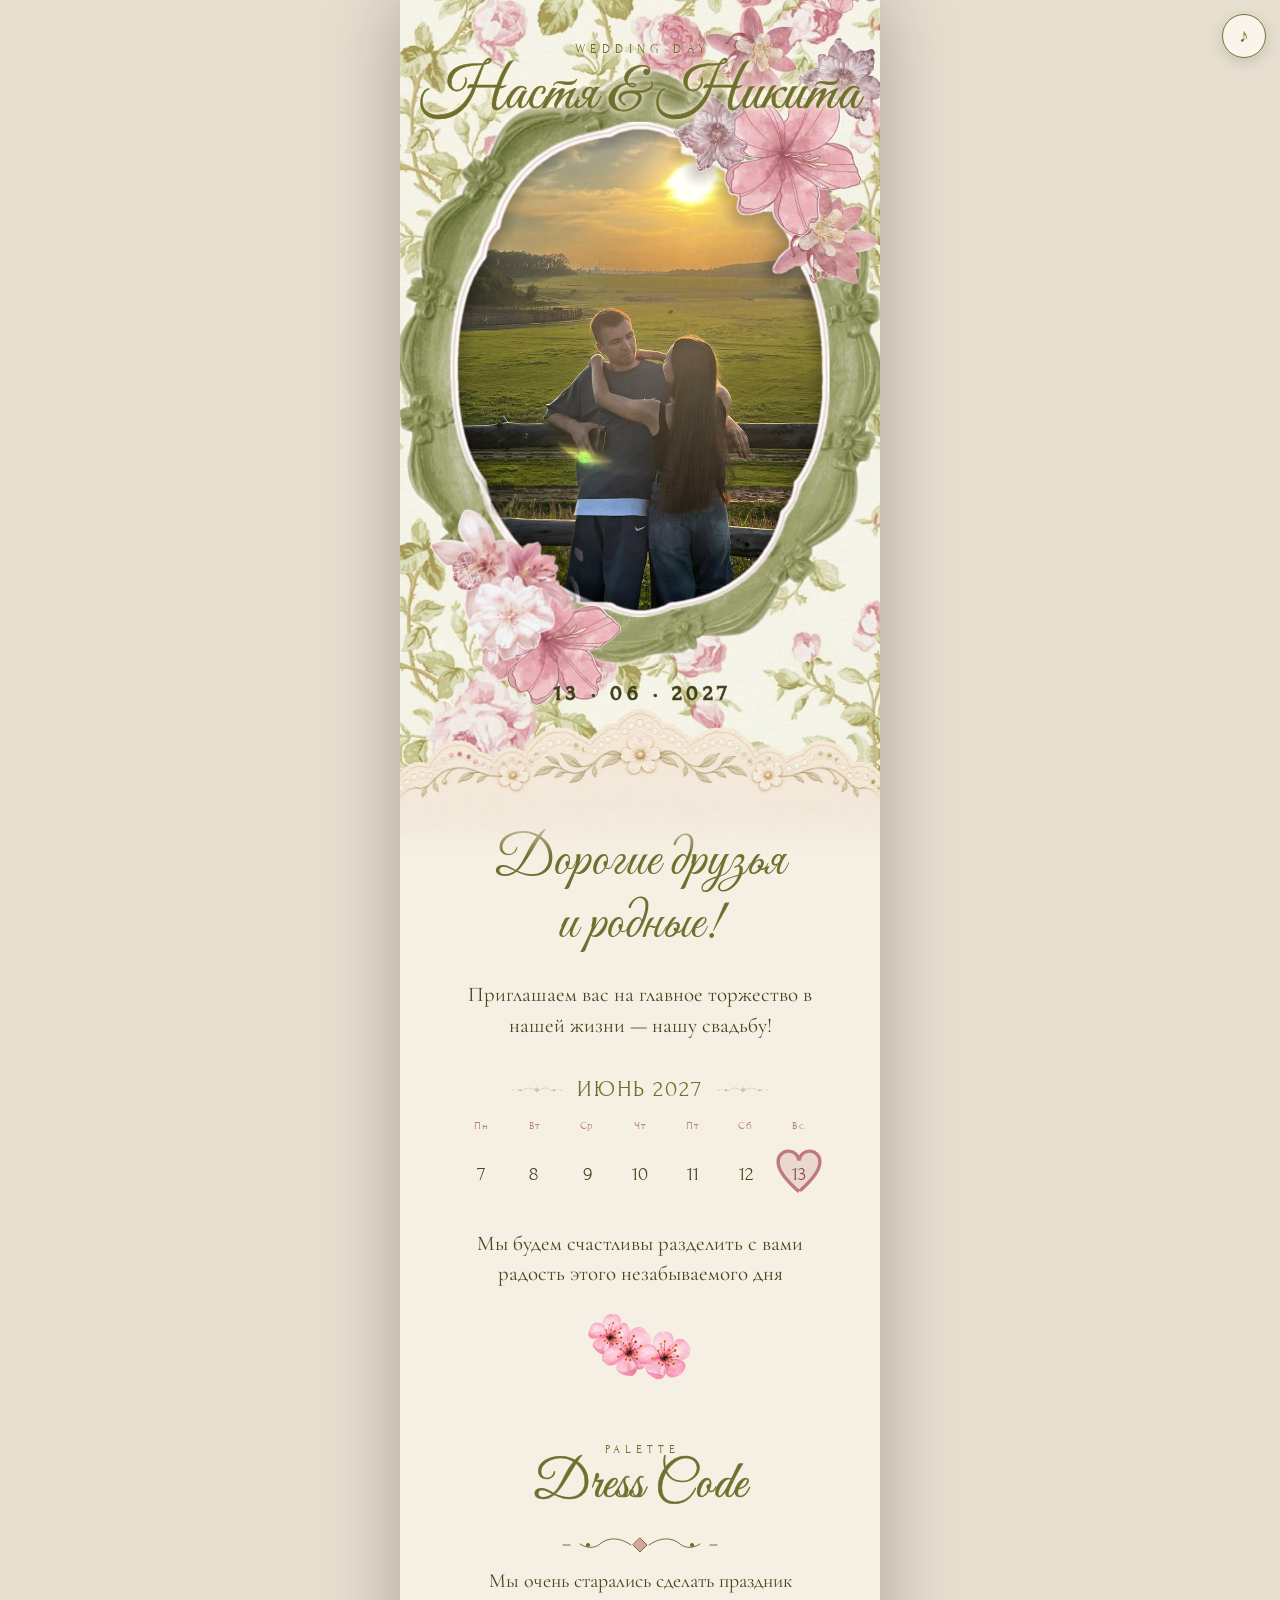
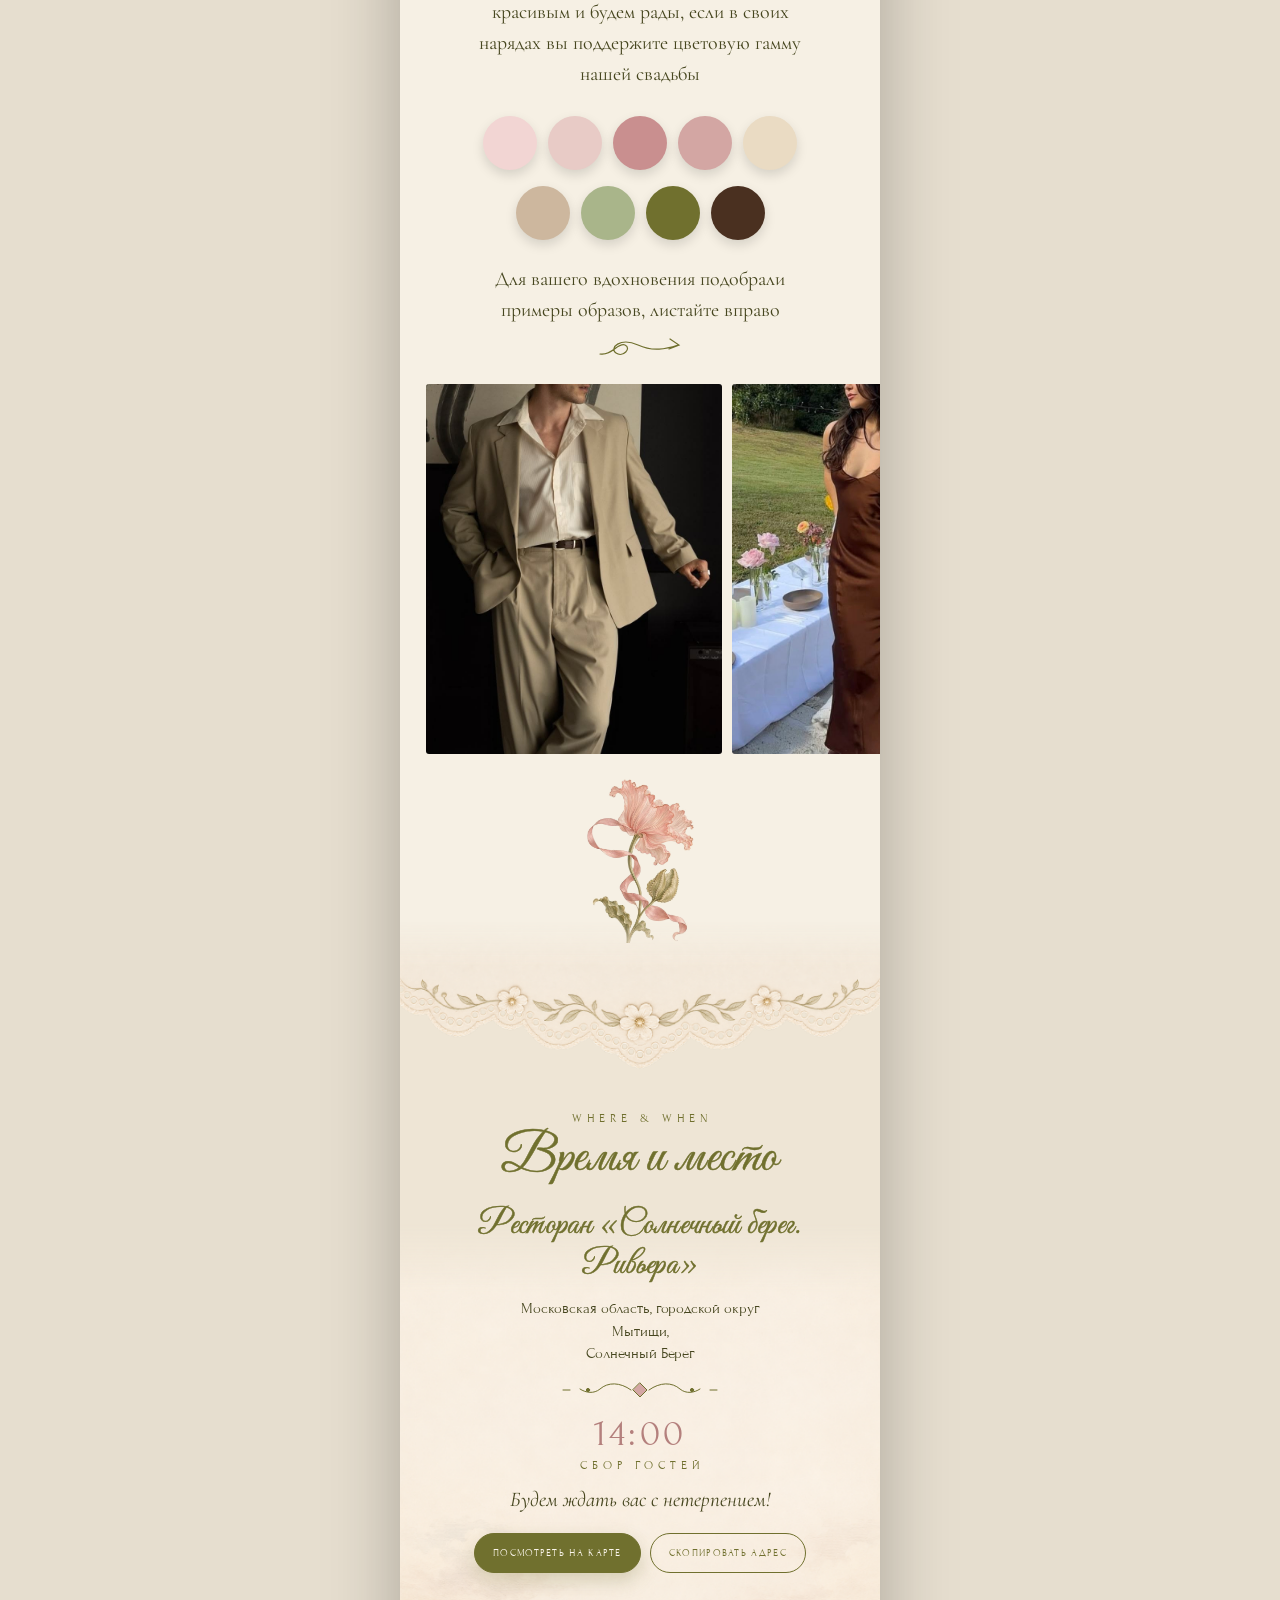
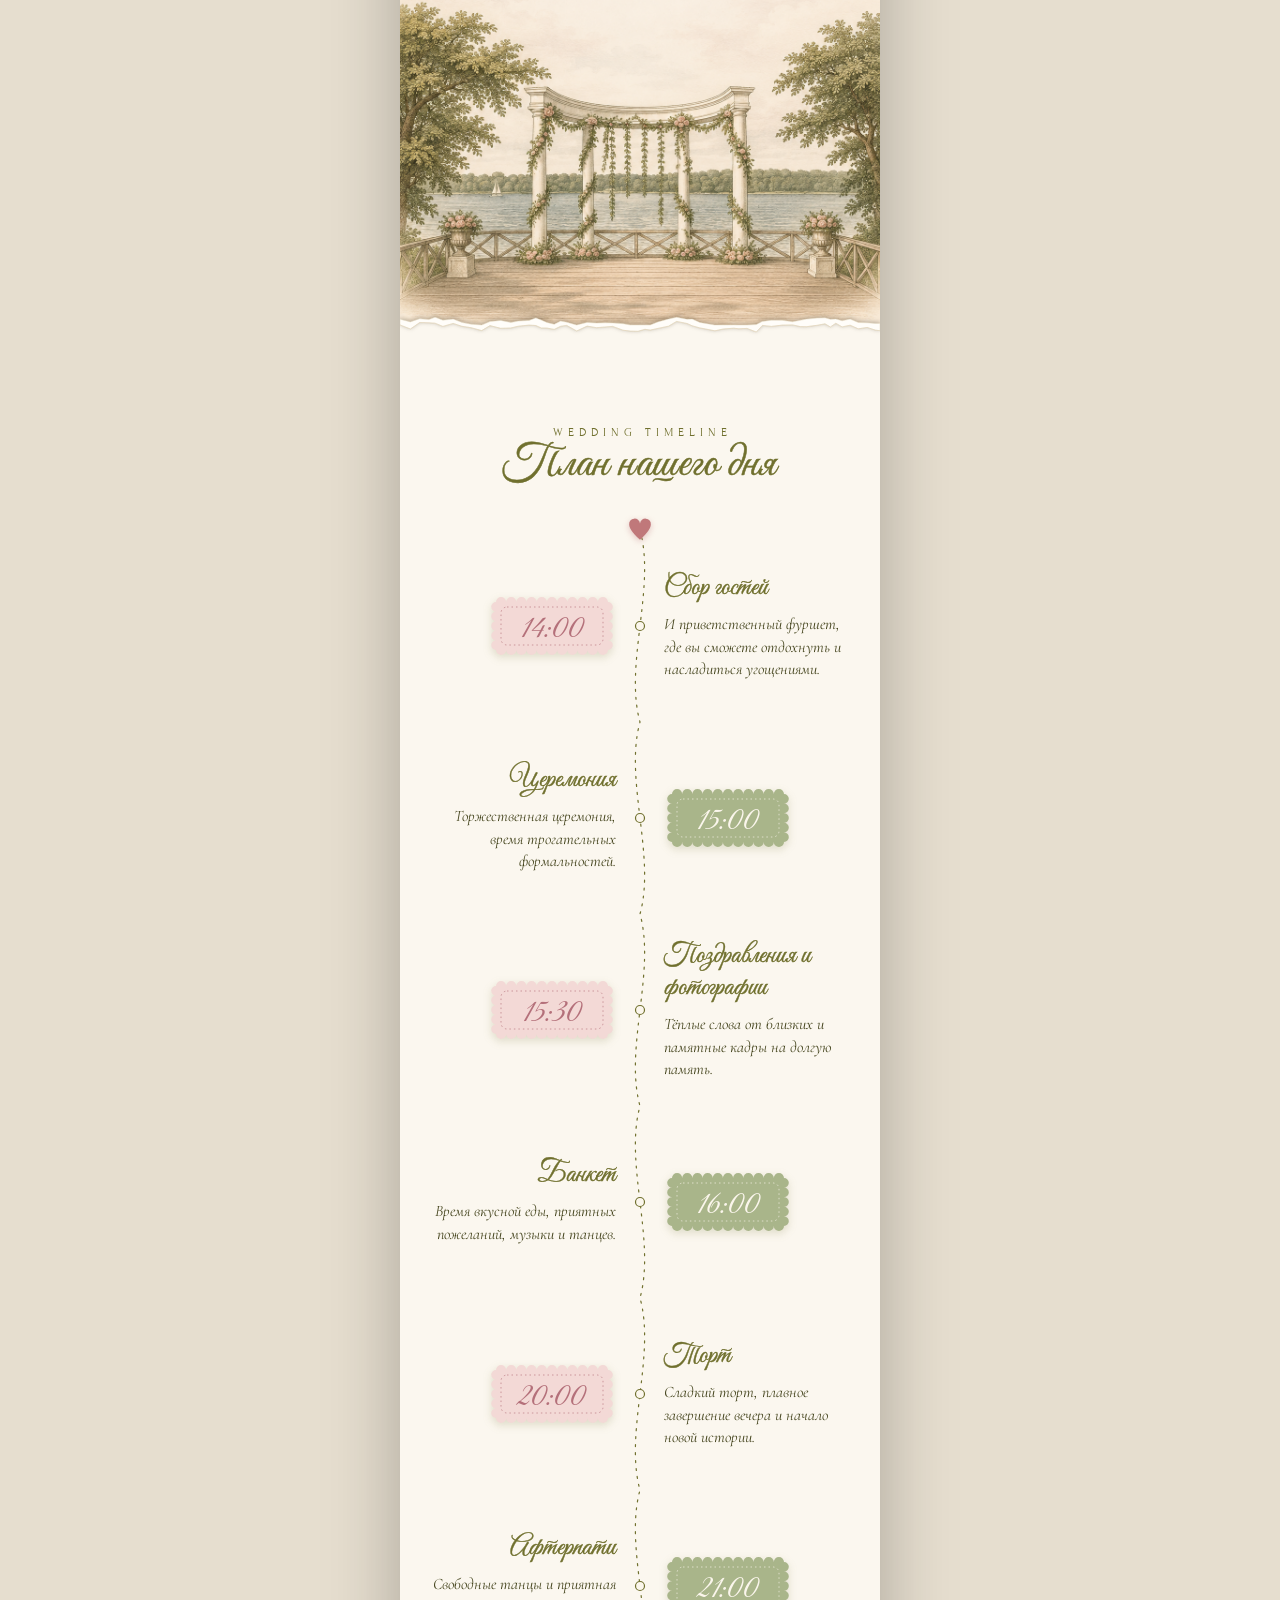
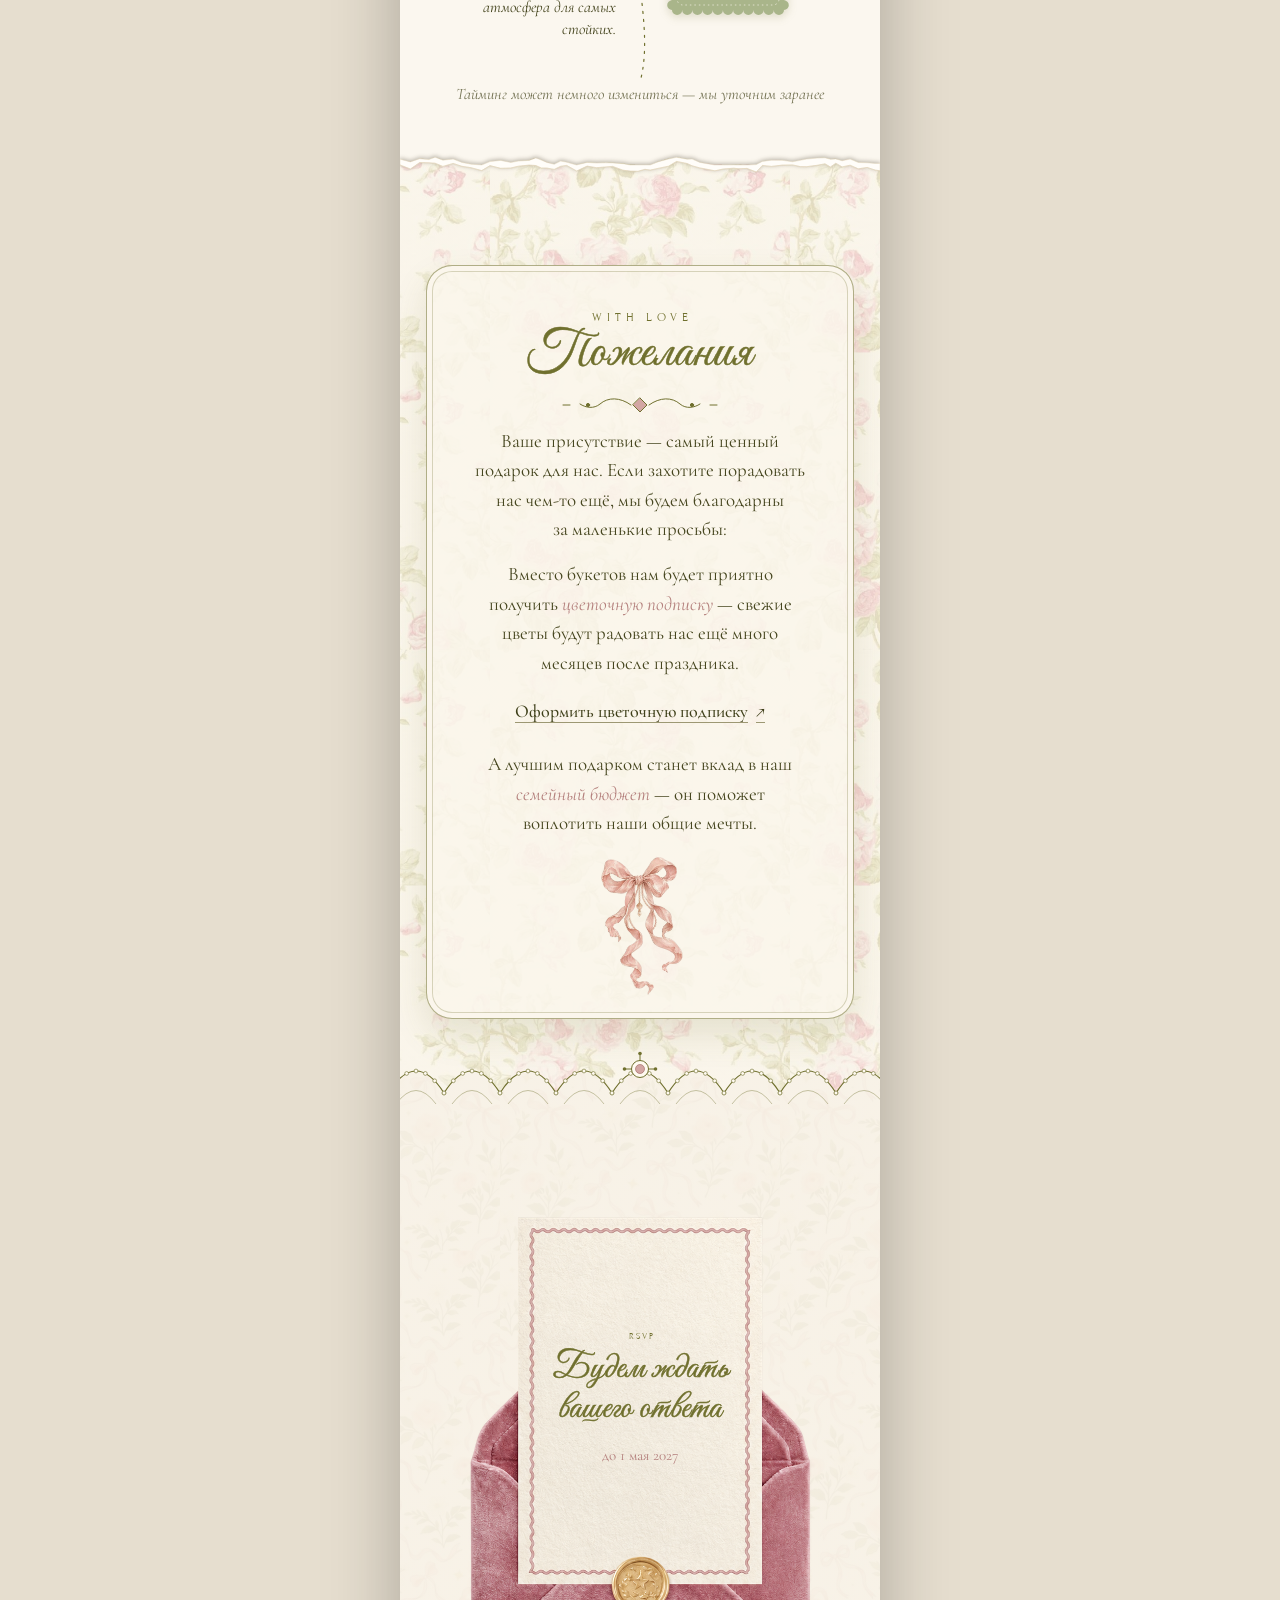
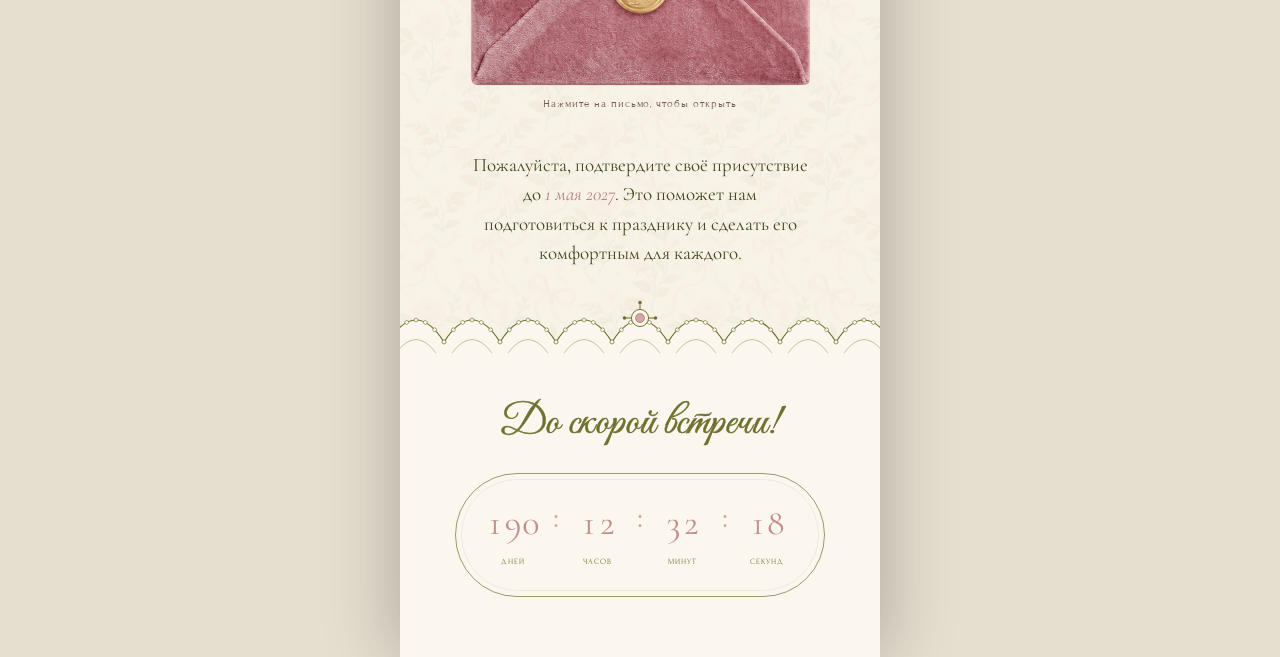
<file: index.html>
<!DOCTYPE html>
<html lang="ru"><head><meta charset="utf-8"><meta name="viewport" content="width=device-width, initial-scale=1, viewport-fit=cover"><title>Настя &amp; Никита — 13.06.2027</title>
<link rel="stylesheet" href="https://fonts.googleapis.com/css2?family=Cormorant+Garamond:ital,wght@0,400;0,500;0,600;1,400;1,500&family=Great+Vibes&family=Forum&family=Marck+Script&display=swap">
<script>document.documentElement.classList.add('booting');setTimeout(function(){document.documentElement.classList.remove('booting');document.documentElement.classList.add('assets-ready');document.getElementById('site-loader')?.remove();window.startReveal&&startReveal()},11000);</script><style>
:root{--ol:#70702E;--dol:#3f401a;--rose:#D3A6A3;--dr:#b4807d;--paper:#fbf6ec;--ink:#46461f;--bg:#e6decf;box-sizing:border-box;padding-top:env(safe-area-inset-top,0px);padding-bottom:env(safe-area-inset-bottom,0px)}
@media(prefers-color-scheme:dark){:root:not([data-theme="light"]){--bg:#20210f}}
:root[data-theme="dark"]{--bg:#20210f}
*{box-sizing:border-box;margin:0}
html{scroll-behavior:smooth;scroll-padding-top:env(safe-area-inset-top,0px)}
body{background:var(--bg);color:var(--ink);font:400 19px/1.55 'Cormorant Garamond',Georgia,serif;-webkit-font-smoothing:antialiased}
main{max-width:480px;margin:auto;position:relative;overflow:hidden;background:#f7f2e8;box-shadow:0 0 70px #0004}
section{position:relative;isolation:isolate;padding:76px 26px;display:flex;flex-direction:column;align-items:center;text-align:center}
section>*{position:relative;z-index:1}
section>.bg,section>.dc,section>.sep{position:absolute;z-index:0}
.bg{inset:0}
.sep{left:0;width:100%;height:64px;pointer-events:none;z-index:2!important;overflow:visible}.sep.st{top:0}.sep.sb{bottom:0}
.t,.ov{margin-top:-40px;padding-top:122px}.b{padding-bottom:122px}
.t>.bg{-webkit-mask:url("data:image/svg+xml,%3Csvg xmlns='http://www.w3.org/2000/svg' width='56' height='64'%3E%3Cpath d='M0 64V38Q28 -6 56 38V64Z'/%3E%3C/svg%3E") center top/56px 64px repeat-x,linear-gradient(#000,#000) center bottom/100% calc(100% - 63px) no-repeat;mask:url("data:image/svg+xml,%3Csvg xmlns='http://www.w3.org/2000/svg' width='56' height='64'%3E%3Cpath d='M0 64V38Q28 -6 56 38V64Z'/%3E%3C/svg%3E") center top/56px 64px repeat-x,linear-gradient(#000,#000) center bottom/100% calc(100% - 63px) no-repeat}
.b>.bg{-webkit-mask:url("data:image/svg+xml,%3Csvg xmlns='http://www.w3.org/2000/svg' width='56' height='64'%3E%3Cpath d='M0 0V26Q28 70 56 26V0Z'/%3E%3C/svg%3E") center bottom/56px 64px repeat-x,linear-gradient(#000,#000) center top/100% calc(100% - 63px) no-repeat;mask:url("data:image/svg+xml,%3Csvg xmlns='http://www.w3.org/2000/svg' width='56' height='64'%3E%3Cpath d='M0 0V26Q28 70 56 26V0Z'/%3E%3C/svg%3E") center bottom/56px 64px repeat-x,linear-gradient(#000,#000) center top/100% calc(100% - 63px) no-repeat}
.t.b>.bg{-webkit-mask:url("data:image/svg+xml,%3Csvg xmlns='http://www.w3.org/2000/svg' width='56' height='64'%3E%3Cpath d='M0 64V38Q28 -6 56 38V64Z'/%3E%3C/svg%3E") center top/56px 64px repeat-x,url("data:image/svg+xml,%3Csvg xmlns='http://www.w3.org/2000/svg' width='56' height='64'%3E%3Cpath d='M0 0V26Q28 70 56 26V0Z'/%3E%3C/svg%3E") center bottom/56px 64px repeat-x,linear-gradient(#000,#000) center/100% calc(100% - 126px) no-repeat;mask:url("data:image/svg+xml,%3Csvg xmlns='http://www.w3.org/2000/svg' width='56' height='64'%3E%3Cpath d='M0 64V38Q28 -6 56 38V64Z'/%3E%3C/svg%3E") center top/56px 64px repeat-x,url("data:image/svg+xml,%3Csvg xmlns='http://www.w3.org/2000/svg' width='56' height='64'%3E%3Cpath d='M0 0V26Q28 70 56 26V0Z'/%3E%3C/svg%3E") center bottom/56px 64px repeat-x,linear-gradient(#000,#000) center/100% calc(100% - 126px) no-repeat}
.dc{pointer-events:none}.cal,.cam,.wp{z-index:auto!important}
.sc{font:400 12px 'Forum',serif;letter-spacing:.42em;text-transform:uppercase;color:var(--ol);padding-left:.42em}
.sp{font-family:'Great Vibes','Marck Script',cursive;font-weight:400;color:var(--ol);line-height:1.15;-webkit-text-stroke:.5px currentColor;letter-spacing:.01em}
h2.sp{font-size:52px;margin:0 0 8px}
em{color:var(--dr)}
.od{width:160px;height:22px;display:block;margin:10px auto}
.rv{opacity:1}.js .rv{opacity:0;transform:translateY(22px);transition:opacity 1.3s ease,transform 1.3s ease;transition-delay:var(--d,0s)}.js .rv.in{opacity:1;transform:none}
.hero{display:block;padding:0;aspect-ratio:1158/1820;background:url(assets/caf4cbefd9387ed9.jpg) center/100% 100%;z-index:0}
.hero>*{position:absolute;left:0;right:0}
.hero .t1,.hero .nmz{text-shadow:0 0 5px #fbf3e2,0 0 10px #fbf3e2,0 0 16px #fbf3e2}
.hero .t1{top:5.4%;font-size:13px}.hero .nmz{top:8.2%;font-size:clamp(42px,13vw,60px);line-height:1.1;color:var(--ol)}
.hero .dt{bottom:6.4%;left:50%;right:auto;translate:-50% 0;padding:5px 20px 3px;border-radius:99px;background:#fbf3e2d6;box-shadow:0 2px 12px #70702e33;font:700 21px 'Forum',serif;letter-spacing:.26em;padding-left:calc(20px + .26em);color:var(--dol);-webkit-text-stroke:.6px var(--dol);white-space:nowrap}
#mu{position:fixed;z-index:9;top:calc(14px + env(safe-area-inset-top,0px));right:14px;width:44px;height:44px;border-radius:50%;border:1px solid var(--ol);background:#fbf6ecee;color:var(--ol);font-size:19px;cursor:pointer;display:grid;place-items:center;box-shadow:0 4px 14px #0002}
#mu.on{background:var(--ol);color:var(--paper)}
.sheet{z-index:2}.sheet>.bg{background:radial-gradient(ellipse at 50% 0,#fffefb,transparent 65%),url("data:image/svg+xml,%3Csvg xmlns='http://www.w3.org/2000/svg' width='200' height='200'%3E%3Cfilter id='n'%3E%3CfeTurbulence baseFrequency='.85' numOctaves='2'/%3E%3CfeColorMatrix values='0 0 0 0 .45 0 0 0 0 .4 0 0 0 0 .3 0 0 0 .08 0'/%3E%3C/filter%3E%3Crect width='200' height='200' filter='url(%23n)'/%3E%3C/svg%3E"),#f6f0e4}
.cloud{position:relative;width:calc(100% + 26px);margin:0 -13px;aspect-ratio:699/1029}
.cloud>img{position:absolute;inset:0;width:100%;height:100%;display:block}
.cloud .ct{position:absolute;left:16%;right:11%;top:20%;bottom:18%;display:flex;flex-direction:column;justify-content:center;align-items:center}
.cloud p{font-size:18px;line-height:1.35}
.cal{margin-top:30px;width:100%;position:relative}
.cal .g{display:grid;grid-template-columns:repeat(7,1fr);margin-top:12px;font:400 16px 'Forum'}
.cal .w{font-size:11px;letter-spacing:.1em;color:var(--dr);padding:2px 0}.cal .n{font:400 19px 'Forum';position:relative;height:50px;display:grid;place-items:center}
.cal .n svg{position:absolute;left:50%;top:50%;width:50px;height:46px;margin:-24px 0 0 -25px;overflow:visible}
.cal .n svg path{fill:#d3a6a355;stroke:#c0787a;stroke-width:1.6;stroke-dasharray:1;stroke-dashoffset:1;transition:stroke-dashoffset 2.2s ease .6s}.cal.in .n svg path{stroke-dashoffset:0}
.cal .n b{position:relative;font-weight:400;color:#8a4f4f}
.pal{display:flex;flex-wrap:wrap;justify-content:center;gap:16px 11px;max-width:322px;margin:26px auto 24px}
.pal i{width:54px;height:54px;border-radius:50%;background:var(--c);box-shadow:0 5px 12px #0002}
.car{display:flex;gap:10px;overflow-x:auto;scroll-snap-type:x mandatory;width:calc(100% + 52px);margin:14px -26px 0;padding:0 26px 14px;-webkit-overflow-scrolling:touch}
.car::-webkit-scrollbar{height:3px}.car::-webkit-scrollbar-thumb{background:#70702e55;border-radius:3px}
.car img{flex:0 0 64%;height:370px;object-fit:cover;border-radius:3px;scroll-snap-align:center;display:block}
.loc>.bg{background:linear-gradient(#e6ebd5,#d5dcbd)}
.cam{position:relative;width:62%;margin:34px auto 8px}
.cam .ov2{border-radius:50%;overflow:hidden;aspect-ratio:3/4;border:7px solid #fbf6ec;box-shadow:0 0 0 1px #70702eaa,0 16px 34px #4a522a44}
.cam .ov2 img{width:100%;height:100%;object-fit:cover;display:block;filter:sepia(.45) hue-rotate(16deg) saturate(.85) contrast(.95)}
.cam .dc,.cal .dc{position:absolute}
.info{position:relative;margin-top:22px;width:100%;padding:44px 22px 32px;border:1px solid var(--ol);background:#fbf6ede6;box-shadow:inset 0 0 0 5px var(--paper),inset 0 0 0 6px #70702e55;border-radius:14px}
.info>*{position:relative;z-index:1}.info .a{font:400 15px/1.5 'Forum';margin:8px 0}
.co{position:absolute!important;width:54px;height:54px;color:var(--ol);z-index:0!important}.co.k1{top:8px;left:8px}.co.k2{top:8px;right:8px;scale:-1 1}.co.k3{bottom:8px;left:8px;scale:1 -1}.co.k4{bottom:8px;right:8px;scale:-1 -1}
.tm{font:400 38px 'Forum';color:var(--dr);letter-spacing:.08em;line-height:1.1}
.bt{display:flex;flex-wrap:wrap;gap:10px;justify-content:center;margin-top:18px}
.btn{display:inline-flex;align-items:center;justify-content:center;gap:8px;padding:14px 26px;border-radius:99px;background:var(--ol);color:var(--paper);font:400 12px 'Forum';letter-spacing:.22em;text-transform:uppercase;text-decoration:none;border:1px solid var(--ol);cursor:pointer;box-shadow:0 8px 18px #70702e40;transition:transform .3s}
.btn:active{transform:scale(.97)}.btn.g{background:transparent;color:var(--ol);box-shadow:none}
.tl>.bg{background:#fbf7ef}
.tlw{position:relative;width:100%;margin-top:22px}
.tlw svg.path{position:absolute;inset:0;width:100%;height:100%;overflow:visible}
.row{position:relative;height:158px;display:flex;align-items:center}.row.rev{flex-direction:row-reverse}
.row>div{width:calc(50% - 24px)}.st{display:flex;justify-content:flex-end}.rev .st{justify-content:flex-start}
.tx{text-align:left}.rev .tx{text-align:right}
.tx b{font:400 27px/1.05 'Great Vibes','Marck Script',cursive;color:var(--ol);display:block;-webkit-text-stroke:.4px currentColor}
.tx span{display:block;font-size:15.5px;font-style:italic;line-height:1.3;margin-top:5px}
.hr{position:absolute;color:#c0787a;filter:drop-shadow(0 2px 3px #c0787a66)}
.wi>.bg{background:linear-gradient(#fbf6ecb8,#fbf6ecb8),url(assets/ddb6ec8b2f5680ba.jpg) center/300px}
.wp{width:100%;padding:44px 24px 34px;background:#fbf6ecd9;border:1px solid #70702e88;border-radius:26px;box-shadow:inset 0 0 0 5px #fbf6ec,inset 0 0 0 6px #70702e44,0 16px 34px #70702e26}
.wp p{max-width:330px;margin:0 auto}
.rs>.bg{background:linear-gradient(#f7f1e6e8,#f7f1e6e8),url(assets/facc4114019e3cfa.jpg) center/280px}
.env{position:relative;width:100%}
.letter{background:#fffaf0;padding:36px 24px 82px;border-radius:6px;box-shadow:0 10px 26px #70702e2e,inset 0 0 0 5px #fffaf0,inset 0 0 0 6px #70702e44;rotate:-.6deg}
.pkw{position:relative;margin-top:-72px}.pk{height:128px;background:linear-gradient(#9aa57b,#85906a);clip-path:polygon(0 14%,50% 62%,100% 14%,100% 100%,0 100%);filter:drop-shadow(0 -2px 4px #0002)}
.seal{position:absolute;left:50%;top:80px;translate:-50% -50%;width:40px;height:40px;border-radius:50%;background:radial-gradient(circle at 35% 30%,#e6a3a3,#b4686f);display:grid;place-items:center;color:#fff3ee;font-size:18px;box-shadow:0 3px 6px #0004}
.card{position:relative;width:100%;padding:36px 22px;background:#fbf6ece8;border:1px solid var(--ol);border-radius:26px;box-shadow:inset 0 0 0 6px var(--paper),inset 0 0 0 7px #70702e66,0 20px 44px #70702e26;margin-top:26px}
form{width:100%;text-align:left}
.in2{display:block;margin:0 0 18px}.in2>span,legend{display:block;font:400 11px 'Forum';letter-spacing:.24em;text-transform:uppercase;color:var(--ol);margin-bottom:8px;padding:0}
input[type=text],textarea{width:100%;font:italic 400 20px 'Cormorant Garamond',serif;color:var(--dol);background:#fbf6ecb0;border:0;border-bottom:1px solid var(--ol);padding:8px 4px;border-radius:0;outline:0;font-size:max(20px,16px)}
input[type=text]:focus,textarea:focus{border-color:var(--dr);background:#fff8}
fieldset{border:0;margin:0 0 20px;padding:0;min-width:0}
.ch{display:flex;flex-wrap:wrap;gap:8px}.ch label{position:relative}.ch input{position:absolute;opacity:0;inset:0}
.ch i{display:block;font:400 17px/1.2 'Cormorant Garamond';font-style:normal;padding:10px 16px;border:1px solid #70702e88;border-radius:99px;background:#fbf6ec99;transition:.3s;cursor:pointer}
.ch input:checked+i{background:var(--ol);color:var(--paper);border-color:var(--ol)}.ch input:focus-visible+i{outline:2px solid var(--dr);outline-offset:2px}
.hid{display:none}.msg{margin-top:12px;font-size:17px;font-style:italic;color:var(--dr);min-height:24px;text-align:center}
.ow{width:100%;margin-top:22px;text-align:left;font-size:16px;border-top:1px dashed var(--ol);padding-top:16px}.ow p{padding:6px 0;border-bottom:1px solid #70702e22}
.cdn>.bg{background:linear-gradient(#f6ebe5,#efe1d7)}
.fr2{position:relative;width:114%;aspect-ratio:688/1084;margin:6px -7% 0}
.fr2>img{position:absolute;inset:0;width:100%;height:100%;filter:drop-shadow(0 14px 18px #5a4a2a33)}
.fr2 .in3{position:absolute;left:30%;right:30%;top:31%;bottom:26%;display:flex;flex-direction:column;align-items:center;justify-content:center;text-align:center}
.cd{display:grid;grid-template-columns:1fr 1fr;gap:8px 12px;width:100%;margin-top:4px}
.cd b{font:400 30px/1 'Forum';color:#c0787a;display:block}.cd span{font:400 8px 'Forum';letter-spacing:.2em;text-transform:uppercase;color:var(--ol)}
.toast{position:fixed;left:50%;bottom:calc(22px + env(safe-area-inset-bottom,0px));translate:-50% 20px;background:var(--dol);color:var(--paper);padding:11px 22px;border-radius:99px;font:400 13px 'Forum';letter-spacing:.1em;opacity:0;transition:.4s;z-index:20;pointer-events:none;white-space:nowrap}.toast.on{opacity:1;translate:-50% 0}
@media(prefers-reduced-motion:reduce){*{animation:none!important;transition:none!important}}
/* Только правки из текущего списка к файлу (2). */
.hero .dt{background:transparent;box-shadow:none;border-radius:0;padding:0 0 0 .26em}.hero .hero-edge-patch{position:absolute;inset:0;width:100%;height:100%;object-fit:fill;z-index:0;pointer-events:none;-webkit-mask-image:radial-gradient(ellipse 20% 14% at 25% 75%,#000 48%,transparent 100%);mask-image:radial-gradient(ellipse 20% 14% at 25% 75%,#000 48%,transparent 100%)}
.hero .petals{position:absolute;inset:0;overflow:hidden;pointer-events:none;z-index:3}.falling-petal{position:absolute;top:-25px;width:10px;height:17px;border-radius:80% 8% 78% 8%;background:linear-gradient(135deg,#f7ddda,#d3a6a3);opacity:.65;animation:petal-drift var(--duration,15s) linear infinite;animation-delay:var(--delay,0s);filter:drop-shadow(0 1px 1px #9c646022)}@keyframes petal-drift{0%{transform:translate3d(0,-30px,0) rotate(0);opacity:0}8%{opacity:.65}92%{opacity:.55}100%{transform:translate3d(var(--drift,50px),850px,0) rotate(370deg);opacity:0}}
.cal .n{margin-top:15px}
.pal.seal-palette{display:grid;grid-template-columns:repeat(3,1fr);gap:13px 20px;width:100%;max-width:300px;margin:30px auto}.seal-swatch{margin:0;min-width:0}.seal-swatch svg{display:block;width:100%;height:auto;filter:drop-shadow(0 3px 3px #6f644e18)}.seal-swatch figcaption{font:10px/1.3 'Forum',serif;letter-spacing:.035em;color:#77764f;min-height:25px;margin-top:4px}
.loc.illustrated{padding:88px 26px 340px;min-height:920px}.loc.illustrated>.bg{background:#faf5eb}.loc.illustrated .venue-art{position:absolute;z-index:0;bottom:0;left:0;width:100%;height:auto;display:block;pointer-events:none;mask-image:linear-gradient(transparent,#000 10%);-webkit-mask-image:linear-gradient(transparent,#000 10%)}.loc.illustrated>.sc{margin-top:0!important}.loc.illustrated h2.sp{margin:4px 0 13px}.loc.illustrated .info{margin-top:0;padding:4px 0 0;border:0;background:transparent;box-shadow:none;border-radius:0;max-width:350px}.loc.illustrated .info .co{display:none}.loc.illustrated .info .a{font-size:15px;line-height:1.5;max-width:290px;margin:13px auto}.loc.illustrated .info .od{margin:12px auto}.loc.illustrated .bt{gap:9px;margin-top:16px}.loc.illustrated .btn{font-size:10px;padding:13px 18px;letter-spacing:.13em}.loc.illustrated .info .sp{font-size:33px!important;line-height:1.2!important}
.tlw{margin-top:30px}.tlw .row,.tlw .row.rev{display:grid;grid-template-columns:minmax(0,1fr) 48px minmax(0,1fr);align-items:center;height:auto;min-height:192px;padding:22px 0;gap:0}.tlw .row>div{width:auto;min-width:0}.tlw .row .st{grid-column:1;grid-row:1;display:flex;justify-content:flex-end;align-self:center;padding-right:0}.tlw .row .tx{grid-column:3;grid-row:1;text-align:left}.tlw .row.rev .st{grid-column:3;justify-content:flex-start}.tlw .row.rev .tx{grid-column:1;text-align:right}.tlw .st svg{display:block;max-width:100%;height:auto;flex-shrink:1}.tlw .tx b{line-height:1.2;overflow-wrap:normal;font-size:27px}.tlw .tx span{font-size:16px;line-height:1.4;margin-top:9px}.tlw svg.path{z-index:0;pointer-events:none}.tlw .row{z-index:1}
.env.postal-envelope{width:calc(100% + 10px);margin:0 -5px;aspect-ratio:675/1200;position:relative;background:url('assets/1252070c72aa1f25.jpg') center/100% 100% no-repeat;mix-blend-mode:multiply}.postal-copy{position:absolute;left:27%;right:27%;top:25%;bottom:39%;display:flex;flex-direction:column;justify-content:center;align-items:center;text-align:center}.postal-copy .sc{font-size:8px;letter-spacing:.2em;margin-bottom:8px}.postal-copy h2.sp{font-size:clamp(26px,7vw,35px)!important;line-height:1.12!important;margin:0!important}.postal-copy .deadline{font:15px/1.4 'Cormorant Garamond',Georgia,serif;margin-top:16px;color:var(--dr)}.seal-link{position:absolute;left:50%;top:64.9%;translate:-50% -50%;width:17%;aspect-ratio:1;border-radius:50%;display:block;background:transparent;text-decoration:none;cursor:pointer;z-index:3;box-shadow:0 0 0 5px transparent;transition:box-shadow .2s,transform .2s}.seal-link:hover,.seal-link:focus-visible{outline:0;box-shadow:0 0 0 5px #b69a5644;transform:scale(1.05)}.seal-link:active{transform:scale(.95)}.seal-label{position:absolute;left:15%;right:15%;top:78%;font:10px 'Forum',serif;letter-spacing:.09em;color:#715b4a}.envelope-note{font-size:19px;max-width:345px;margin:18px auto 0}.sr-only{position:absolute;width:1px;height:1px;padding:0;margin:-1px;overflow:hidden;clip:rect(0,0,0,0);white-space:nowrap;border:0}#guest-form{scroll-margin-top:25px}
.cdn.simple-ending{padding-top:94px;padding-bottom:60px}.cdn.simple-ending>.bg{background:#fbf7ef}.cdn.simple-ending h2.sp{font-size:43px!important;font-weight:400;margin:0 0 24px;line-height:1.2}.ending-oval{width:100%;max-width:370px;border:1px solid #9a9b6c;border-radius:999px;padding:29px 19px 24px;position:relative}.ending-oval:before{content:'';position:absolute;inset:5px;border:1px solid #d3a6a333;border-radius:999px;pointer-events:none}.simple-ending .cd{width:100%;display:grid;grid-template-columns:repeat(4,minmax(0,1fr));gap:8px;margin:0}.simple-ending .cd>div{position:relative;min-width:0}.simple-ending .cd>div:not(:last-child):after{content:':';position:absolute;right:-7px;top:0;font:30px/1 'Forum';color:#c8a5a1}.simple-ending .cd b{font:400 36px/1.1 'Cormorant Garamond',Georgia,serif;color:#c28f8b;font-variant-numeric:tabular-nums}.simple-ending .cd span{font-size:8px;letter-spacing:.12em}.simple-ending .bt{margin-top:29px}.simple-ending .sc{font-size:10px;letter-spacing:.2em;margin-bottom:12px}
#site-loader{display:none}html.booting #site-loader{position:fixed;inset:0;display:flex;flex-direction:column;align-items:center;justify-content:center;background:#f7f2e8;z-index:1000;color:var(--ol);text-align:center}html.booting main{visibility:hidden}html.booting #mu{visibility:hidden}#site-loader .sp{font-size:40px;line-height:1.4}#site-loader .loader-note{font:11px 'Forum',serif;letter-spacing:.2em;margin-top:18px}#site-loader .loader-flower{width:38px;height:38px;margin-top:24px;animation:loader-breathe 1.8s ease-in-out infinite}html.assets-ready main{animation:page-ready .45s ease-out}@keyframes loader-breathe{50%{opacity:.35;transform:scale(.9)}}@keyframes page-ready{from{opacity:0}to{opacity:1}}
@media(max-width:360px){.tlw .row,.tlw .row.rev{grid-template-columns:minmax(0,1fr) 34px minmax(0,1fr);min-height:210px;padding:23px 0}.tlw .tx b{font-size:25px}.tlw .tx span{font-size:15px}.postal-copy{left:26%;right:26%}.postal-copy h2.sp{font-size:26px!important}.postal-copy .deadline{font-size:14px;margin-top:10px}.simple-ending .cd b{font-size:30px}.ending-oval{padding:25px 12px 22px}.cdn.simple-ending h2.sp{font-size:38px!important}.seal-palette{gap:10px 14px!important}.loc.illustrated{padding-top:78px;min-height:930px}.loc.illustrated .info .sp{font-size:30px!important}}
@media(prefers-reduced-motion:reduce){.falling-petal{display:none}#site-loader .loader-flower{animation:none}.js .rv{opacity:1;transform:none}html{scroll-behavior:auto}}
</style><style>/* Фон удален только у конверта. */.env.postal-envelope{background-image:url("assets/e305c51b46eed2b4.png");mix-blend-mode:normal}</style><style>
.sheet.fr>.bg,.t.tear>.bg{-webkit-mask:none;mask:none}
.sep.tear{filter:drop-shadow(0 -1px 2px #3a2f1a59)}
html.booting,html.booting body{overflow:hidden}html.booting .bfl{display:none}
.rsvp-stage{display:grid;width:calc(100% + 52px);margin:0 -26px;position:relative}.rsvp-stage>*{grid-area:1/1}
.env-wrap{display:grid;cursor:pointer;z-index:2;-webkit-tap-highlight-color:transparent;outline:0}
.rsvp-stage .env-wrap>.eh{grid-area:1/1;width:100%;margin:0;transition:transform 1.15s cubic-bezier(.65,.02,.25,1),opacity .5s ease .75s}
.eh-l{clip-path:inset(0 50% 0 0);transform-origin:0 100%}.eh-r{clip-path:inset(0 0 0 50%);transform-origin:100% 100%}
.rsvp-stage.open .eh-l{transform:translateX(-104%) rotate(-5deg);opacity:0}.rsvp-stage.open .eh-r{transform:translateX(104%) rotate(5deg);opacity:0}
.rsvp-stage.open .env-wrap{pointer-events:none}.env-wrap:focus-visible{outline:2px solid var(--dr);outline-offset:-6px}
.rsvp-stage .card{width:calc(100% - 52px);justify-self:center;align-self:start;margin:0;opacity:0;visibility:hidden;transform:translateY(24px) scale(.97);transition:opacity .9s ease .45s,transform .9s ease .45s,visibility 0s linear .45s}
.rsvp-stage.open .card{opacity:1;visibility:visible;transform:none}
.rsvp-stage .postal-copy{left:25%;right:25%}.rsvp-stage .postal-copy h2.sp{font-size:clamp(27px,7.8vw,39px)!important}.rsvp-stage .postal-copy .sc{font-size:9px}.rsvp-stage .postal-copy .deadline{font-size:17px}
.rsvp-stage .seal-link{pointer-events:none;animation:seal-pulse 2.4s ease-in-out infinite}.rsvp-stage .seal-label{font-size:11px}
@keyframes seal-pulse{0%,100%{box-shadow:0 0 0 0 #b69a5600}50%{box-shadow:0 0 0 10px #b69a5640}}
.bfl{position:fixed;top:0;bottom:0;left:50%;width:min(100%,480px);--cw:min(100vw,480px);translate:-50% 0;pointer-events:none;overflow:hidden;z-index:8}
.bf{position:absolute;left:0;top:0;width:var(--s,30px);height:var(--s,30px);opacity:.93;animation:var(--path) var(--dur,40s) cubic-bezier(.45,.05,.55,.95) var(--dl,0s) infinite;will-change:transform}
.bf svg{display:block;width:100%;height:100%;overflow:visible;animation:bob 2.6s ease-in-out infinite alternate;filter:drop-shadow(0 2px 2px #4a3f2a30)}
.bf .wl{transform-origin:20px 20px;animation:flap .32s ease-in-out infinite alternate}
@keyframes flap{from{transform:scaleX(1)}to{transform:scaleX(.2)}}
@keyframes bob{from{transform:translateY(-6px) rotate(-9deg)}to{transform:translateY(6px) rotate(9deg)}}
@keyframes bfa{0%{transform:translate3d(-50px,72vh,0)}20%{transform:translate3d(calc(var(--cw)*.25),54vh,0)}40%{transform:translate3d(calc(var(--cw)*.5),66vh,0)}60%{transform:translate3d(calc(var(--cw)*.72),36vh,0)}80%{transform:translate3d(calc(var(--cw)*.9),48vh,0)}100%{transform:translate3d(calc(var(--cw) + 50px),28vh,0)}}
@keyframes bfb{0%{transform:translate3d(calc(var(--cw) + 50px),20vh,0)}25%{transform:translate3d(calc(var(--cw)*.7),34vh,0)}50%{transform:translate3d(calc(var(--cw)*.42),16vh,0)}75%{transform:translate3d(calc(var(--cw)*.2),42vh,0)}100%{transform:translate3d(-50px,28vh,0)}}
@keyframes bfc{0%{transform:translate3d(calc(var(--cw)*.15),108vh,0)}30%{transform:translate3d(calc(var(--cw)*.4),72vh,0)}55%{transform:translate3d(calc(var(--cw)*.2),48vh,0)}80%{transform:translate3d(calc(var(--cw)*.55),22vh,0)}100%{transform:translate3d(calc(var(--cw)*.75),-12vh,0)}}
@media(prefers-reduced-motion:reduce){.bfl{display:none}.rsvp-stage .seal-link{animation:none}}
</style><style>/* Белая рамка, центрирование письма и перенос календаря. */
.white-carved-edge{position:absolute!important;left:-1%;width:102%;height:auto;top:0;transform:translateY(-10%);z-index:5;pointer-events:none;filter:drop-shadow(0 2px 2px #77736535)}.white-carved-edge.outgoing{top:auto;bottom:0;transform:translateY(10%) rotate(180deg)}
.sheet>.cal{margin-top:0;margin-bottom:34px}.sheet>.cloud{margin-top:0}.bfl,.bf{display:none!important}
.rsvp-stage{display:block;width:100%;margin:0;position:relative;height:var(--closed-height,450px);overflow:hidden;transition:height 1.15s cubic-bezier(.22,.61,.36,1)}.rsvp-stage>*{grid-area:auto}.rsvp-stage .env-wrap{display:block;position:absolute;top:var(--letter-offset,-120px);left:-26px;width:calc(100% + 52px);height:var(--letter-height,720px);z-index:2}.rsvp-stage .env-wrap>.eh{position:absolute;inset:0;width:100%;height:100%;margin:0;aspect-ratio:auto;align-self:auto;justify-self:auto}.rsvp-stage .card{position:absolute;top:0;left:0;width:100%;margin:0;box-sizing:border-box;align-self:auto;justify-self:auto}.rsvp-stage.open{overflow:visible}.rsvp-stage .env-wrap[hidden]{display:none!important}.rsvp-stage .seal-label{top:78%;left:10%;right:10%}.rsvp-stage .postal-copy{left:27%;right:27%}.rsvp-stage .postal-copy h2.sp{font-size:clamp(26px,7vw,35px)!important}.rsvp-stage .postal-copy .deadline{font-size:15px}
@media(max-width:360px){.rsvp-stage .postal-copy{left:26%;right:26%}.rsvp-stage .postal-copy h2.sp{font-size:26px!important}.rsvp-stage .postal-copy .deadline{font-size:14px}}
@media(prefers-reduced-motion:reduce){.rsvp-stage,.rsvp-stage .env-wrap>.eh,.rsvp-stage .card{transition:none!important}}
</style><style>/* Рисованная белая кромка с бумажным фоном внутри завитков. */.sheet.t.b.fr{padding-top:150px;padding-bottom:150px}.painted-page-edge{position:absolute!important;left:0;top:-18px;width:100%;height:auto;z-index:5;pointer-events:none;filter:none;-webkit-mask-image:linear-gradient(#000 0%,#000 75%,transparent 100%);mask-image:linear-gradient(#000 0%,#000 75%,transparent 100%)}.painted-page-edge.outgoing{top:auto;bottom:-18px;transform:rotate(180deg)}.sheet>.cal{margin-top:30px;margin-bottom:0}.sheet>.cloud{margin-top:0}</style><style id="uniform-paper-fix">
/* The ornament is independent of the flat paper; the page silhouette masks only its edges. */
.hero::after{content:'';position:absolute;left:0;right:0;top:100%;height:180px;background:inherit;background-size:100% auto;background-position:center bottom;transform:scaleY(-1);pointer-events:none;z-index:0}
.sheet.t.b.fr{--edge-height:calc(min(100vw,480px) / 3);--paper-inset:calc(var(--edge-height) - 18px);background:transparent}
.sheet.fr>.bg{inset:var(--paper-inset) 0;background:#f6f0e4!important;-webkit-mask:none!important;mask:none!important;overflow:visible}
.sheet.fr>.bg::before,.sheet.fr>.bg::after{content:'';position:absolute;left:0;width:100%;height:calc(var(--edge-height) + 1px);background:#f6f0e4;-webkit-mask:url("assets/6ca580e6ee65e6e5.png") center/100% 100% no-repeat;mask:url("assets/6ca580e6ee65e6e5.png") center/100% 100% no-repeat;pointer-events:none}
.sheet.fr>.bg::before{top:calc(0px - var(--edge-height))}
.sheet.fr>.bg::after{bottom:calc(0px - var(--edge-height));transform:rotate(180deg)}
.painted-page-edge{-webkit-mask:none!important;mask:none!important;filter:none!important}
.loc.illustrated>.bg{top:-180px}
</style><style id="warm-ornament-spacing">
.sheet.t.b.fr{padding-top:110px}
.painted-page-edge{filter:brightness(.97) sepia(.24) saturate(.55)!important}
.loc.illustrated>.bg{background:#eee5d5}
</style><style id="etched-ornament-update">
.painted-page-edge{filter:none!important}
.flower-subscription-link{display:inline-flex;align-items:center;justify-content:center;gap:8px;max-width:100%;margin:14px auto 2px;padding:8px 3px;color:var(--dol);font:500 18px/1.35 'Cormorant Garamond',Georgia,serif;text-decoration:underline;text-underline-offset:5px;text-decoration-thickness:1px;text-decoration-color:#9d9873}
.flower-subscription-link:hover{color:var(--dr);text-decoration-color:currentColor}
.flower-subscription-link:focus-visible{outline:2px solid var(--dr);outline-offset:4px;border-radius:2px}
</style><style id="lighter-wider-ornament">
.sheet.t.b.fr{padding-top:88px;--edge-height:calc(min(100vw,480px) * .36)}
.painted-page-edge{left:-4%;width:108%;filter:brightness(1.06) saturate(.35)!important}
.sheet.fr>.bg::before,.sheet.fr>.bg::after{-webkit-mask-size:108% 100%;mask-size:108% 100%}
</style><style id="lace-invitation-layout">
.sheet.t.b.fr{--edge-height:calc(min(100vw,480px) / 3);padding-top:calc(min(100vw,480px) * .24);padding-bottom:150px}
.painted-page-edge{left:0;width:100%;filter:none!important;-webkit-mask-image:linear-gradient(#000 0%,#000 72%,transparent 100%)!important;mask-image:linear-gradient(#000 0%,#000 72%,transparent 100%)!important}
.sheet.fr>.bg::before,.sheet.fr>.bg::after{-webkit-mask-image:url("assets/f624bbf0fb7b4565.png");mask-image:url("assets/f624bbf0fb7b4565.png");-webkit-mask-size:100% 100%;mask-size:100% 100%}
.invitation-copy{width:100%;max-width:370px}
.invitation-copy h2.sp{font-size:clamp(43px,11.5vw,55px);line-height:1.15;font-weight:400;margin:0 auto 24px;-webkit-text-stroke:0}
.invitation-copy p,.invitation-after{font-size:21px;line-height:1.45;max-width:350px;margin-left:auto;margin-right:auto}
.sheet>.cal{margin-top:34px;margin-bottom:0;max-width:370px}
.calendar-title{display:flex;align-items:center;justify-content:center;gap:14px;color:var(--ol);font:400 23px/1.3 'Forum',serif;letter-spacing:.08em;white-space:nowrap}
.calendar-title .od{width:52px;height:18px;margin:0;opacity:.65}.calendar-title .od:last-child{transform:scaleX(-1)}
.invitation-after{margin-top:30px}.invitation-blossoms{display:block;width:118px;height:auto;max-width:36%;margin:18px auto -8px;pointer-events:none}
@media(max-width:360px){.invitation-copy p,.invitation-after{font-size:20px}.calendar-title{font-size:21px;gap:9px}.calendar-title .od{width:36px}}
</style></head><body><div id="site-loader" role="status" aria-live="polite"><div class="sp">Настя &amp; Никита</div><div class="loader-note">Готовим приглашение</div><svg class="loader-flower" viewBox="0 0 40 40" aria-hidden="true"><g fill="none" stroke="#969769" stroke-width=".8"><ellipse cx="20" cy="12" rx="4" ry="8" transform="rotate(0 20 20)"/><ellipse cx="20" cy="12" rx="4" ry="8" transform="rotate(45 20 20)"/><ellipse cx="20" cy="12" rx="4" ry="8" transform="rotate(90 20 20)"/><ellipse cx="20" cy="12" rx="4" ry="8" transform="rotate(135 20 20)"/><ellipse cx="20" cy="12" rx="4" ry="8" transform="rotate(180 20 20)"/><ellipse cx="20" cy="12" rx="4" ry="8" transform="rotate(225 20 20)"/><ellipse cx="20" cy="12" rx="4" ry="8" transform="rotate(270 20 20)"/><ellipse cx="20" cy="12" rx="4" ry="8" transform="rotate(315 20 20)"/><circle cx="20" cy="20" r="4" fill="#d3a6a3"/></g></svg></div>
<svg width="0" height="0" style="position:absolute" aria-hidden="true"><defs>
<symbol id="od" viewBox="0 0 160 22"><g fill="none" stroke="#70702E" stroke-width="1" stroke-linecap="round"><path d="M80 4l7 7-7 7-7-7z" fill="#d3a6a3"/><path d="M71 11C60 3 48 3 40 10c-6 5-14 4-20 0M89 11c11-8 23-8 31-1 6 5 14 4 20 0M10 11H3M150 11h7"/><circle cx="28" cy="11" r="1.600" fill="#70702E"/><circle cx="132" cy="11" r="1.600" fill="#70702E"/></g></symbol>
<symbol id="oc" viewBox="0 0 80 80"><g fill="none" stroke="currentColor" stroke-width="1.100" stroke-linecap="round"><path d="M3 3V46M3 3H46"/><path d="M9 9V28M9 9H28" opacity=".55"/><path d="M3 3C22 6 38 18 44 34 48 46 38 52 31 47 26 42 31 35 37 37M3 3C6 22 18 38 34 44 46 48 52 38 47 31 42 26 35 31 37 37"/><circle cx="52" cy="52" r="1.800" fill="currentColor"/><circle cx="60" cy="20" r="1.300" fill="currentColor"/><circle cx="20" cy="60" r="1.300" fill="currentColor"/></g></symbol>
<linearGradient id="fg1" x1="0" y1="0" x2="0" y2="1"><stop offset="0" stop-color="#f1e2a6"/><stop offset=".35" stop-color="#c9ae5e"/><stop offset=".7" stop-color="#9a8138"/><stop offset="1" stop-color="#6f5d23"/></linearGradient><linearGradient id="fg2" x1="0" y1="0" x2="0" y2="1"><stop offset="0" stop-color="#e7d592"/><stop offset=".5" stop-color="#cdb56a"/><stop offset="1" stop-color="#a68c42"/></linearGradient><radialGradient id="fg3" cx=".35" cy=".3" r=".8"><stop offset="0" stop-color="#fff5cc"/><stop offset=".6" stop-color="#cdb56a"/><stop offset="1" stop-color="#8d7a3c"/></radialGradient><linearGradient id="fsh" x1="0" y1="0" x2="0" y2="1"><stop offset="0" stop-color="#46371a" stop-opacity=".38"/><stop offset="1" stop-color="#46371a" stop-opacity="0"/></linearGradient><pattern id="fpat" width="64" height="64" patternUnits="userSpaceOnUse"><g fill="none" stroke="#5b5424" stroke-width="1.1" stroke-linecap="round"><circle cx="32" cy="18.5" r="4.2" fill="#f0e2ae"/><circle cx="32" cy="18.5" r="1.6" fill="#5b5424"/><path d="M32 14.3v-2M32 22.7v2M27.8 18.5h-2M36.2 18.5h2"/><path d="M37 18.5C42 18.5 44 12.5 49 13.5C54 14.5 54 21.5 49 21.5C45.5 21.5 45 17.5 48 17"/><path d="M49 13.5C52 11.5 57 12 60 15M49 21.5C52 24 57 23 60 20.5"/><path d="M27 18.5C22 18.5 20 12.5 15 13.5C10 14.5 10 21.5 15 21.5C18.5 21.5 19 17.5 16 17"/><path d="M15 13.5C12 11.5 7 12 4 15M15 21.5C12 24 7 23 4 20.5"/><path d="M60 15C62 16 63 17.5 64 18.5M60 20.5C62 20 63 19.5 64 18.5M4 15C2 16 1 17.5 0 18.5M4 20.5C2 20 1 19.5 0 18.5"/><path d="M49 13.5q3-5 7-3q-2 4-7 3zM15 13.5q-3-5-7-3q2 4 7 3zM49 21.5q3 5 7 3q-2-4-7-3zM15 21.5q-3 5-7 3q2-4 7-3z" fill="#c4ad62"/></g></pattern><symbol id="ht" viewBox="0 0 24 24"><path d="M12 21C4 14 2 9.500 2 7a5 5 0 0 1 10-1 5 5 0 0 1 10 1c0 2.500-2 7-10 14Z" fill="currentColor"/></symbol></defs></svg>
<button id="mu" aria-label="Музыка">♪</button><main>
<section class="hero" id="top"><img class="hero-edge-patch" src="assets/a37ed47ea9604447.png" alt="" aria-hidden="true"><div class="petals" id="petals" aria-hidden="true"></div><div class="sc t1 rv">Wedding day</div><div class="sp nmz rv" style="--d:.3s">Настя &amp; Никита</div><div class="dt rv" style="--d:.6s">13 · 06 · 2027</div></section>

<section class="sheet t b fr"><div class="bg"></div><img class="painted-page-edge" src="assets/f624bbf0fb7b4565.png" alt="" aria-hidden="true"><img class="painted-page-edge outgoing" src="assets/f624bbf0fb7b4565.png" alt="" aria-hidden="true">
<div class="invitation-copy rv"><h2 class="sp">Дорогие друзья<br>и родные!</h2><p>Приглашаем вас на главное торжество в нашей жизни — нашу свадьбу!</p></div>
<div class="cal rv"><div class="calendar-title"><svg class="od" aria-hidden="true"><use href="#od"/></svg><span>ИЮНЬ 2027</span><svg class="od" aria-hidden="true"><use href="#od"/></svg></div><div class="g" id="cal"></div></div>
<p class="invitation-after rv">Мы будем счастливы разделить с вами радость этого незабываемого дня</p><img class="invitation-blossoms rv" src="assets/af8cf7d1c55aff3b.png" alt="" aria-hidden="true">
<div class="sc rv" style="margin-top:64px">Palette</div><h2 class="sp rv">Dress Code</h2><svg class="od"><use href="#od"/></svg>
<p class="rv" style="font-size:20px;max-width:330px">Мы очень старались сделать праздник красивым и будем рады, если в своих нарядах вы поддержите цветовую гамму нашей свадьбы</p>
<div class="pal rv"><i title="Светлый розовый" style="--c:#F2D5D3"></i><i title="Пудровый" style="--c:#E8CBC6"></i><i title="Dusty Rose" style="--c:#C98F8F"></i><i title="Припылённый розовый" style="--c:#D3A6A3"></i><i title="Шампань" style="--c:#EADBC3"></i><i title="Бежевый" style="--c:#CDB79E"></i><i title="Мягкий зелёный" style="--c:#A9B58A"></i><i title="Оливковый" style="--c:#70702E"></i><i title="Коричневый" style="--c:#4A3020"></i></div>
<p class="rv" style="font-size:20px;max-width:300px">Для вашего вдохновения подобрали примеры образов, листайте вправо</p>
<svg class="rv" width="84" height="28" viewBox="0 0 84 28" style="margin:8px 0"><path d="M2 20C14 22 20 8 27 11s-2 13-9 8S22 3 40 11c15 7 28 4 40 0M72 5l9 6-10 4" fill="none" stroke="#70702E" stroke-width="1.200" stroke-linecap="round"/></svg>
<div class="car rv"><img src="assets/066d7ed38500f523.jpg" alt="Бежевый мужской костюм со светлой рубашкой"><img src="assets/6c27ec107d911512.jpg" alt="Длинное платье шоколадного оттенка"><img src="assets/c0f8e623f8bef227.jpg" alt="Оливковый жакет и светлая атласная юбка"><img src="assets/e7048b0e7ec2467d.jpg" alt="Коричневая рубашка и светлые мужские брюки"><img src="assets/78cb08237d232fdf.jpg" alt="Мятный мужской костюм"><img src="assets/e4458c2ef27f136c.jpg" alt="Нежно-зелёное платье со светлым жакетом"><img src="assets/1e26e8c717f4f7ce.jpg" alt="Длинное платье пудрово-розового оттенка"></div>
<img class="dc" src="assets/cdb7f463215f5bea.png" alt="" style="position:relative;width:110px;margin:10px 0 -30px;z-index:1">
</section>

<section class="loc ov illustrated"><div class="bg"></div><img class="venue-art" src="assets/3ddbccad5eeb7e85.png" alt="Старинная иллюстрация вашей площадки: белая арка на берегу, озеро и цветочные гирлянды"><div class="sc rv">Where &amp; when</div><h2 class="sp rv">Время и&nbsp;место</h2><div class="info rv"><div class="sp" style="font-size:32px;line-height:1.1">Ресторан «Солнечный берег. Ривьера»</div>
<div class="a" id="adr">Московская область, городской округ Мытищи,<br>Солнечный Берег</div><svg class="od"><use href="#od"/></svg><div class="tm">14:00</div><div class="sc" style="margin-top:4px">Сбор гостей</div>
<p style="font-style:italic;margin-top:12px;font-size:21px">Будем ждать вас с&nbsp;нетерпением!</p>
<div class="bt"><a class="btn" target="_blank" rel="noopener" href="https://yandex.ru/maps/org/solnechny_bereg/74953171641?si=can5z0x85f0napaf5f4zg9j8nc">Посмотреть на карте</a><button class="btn g" id="cp">Скопировать адрес</button></div></div></section>

<section class="tl t tear" id="tls"><div class="bg"></div><svg class="sep st tear"></svg><div class="sc rv">Wedding timeline</div><h2 class="sp rv" style="font-size:46px">План нашего дня</h2>
<div class="tlw" id="tlw"><svg class="path" id="tsv"><path id="tp" fill="none" stroke="#70702E" stroke-width="1.200" stroke-dasharray="2 6" stroke-linecap="round"/><path id="tq" fill="none" stroke="#c0787a" stroke-width="1.600" stroke-linecap="round"/><g id="dots"></g><use id="hr" class="hr" href="#ht" width="26" height="26"/></svg></div>
<p class="rv" style="font-size:16px;font-style:italic;opacity:.75">Тайминг может немного измениться — мы уточним заранее</p></section>

<section class="wi t tear"><div class="bg"></div><svg class="sep st tear"></svg>
<div class="wp rv"><div class="sc">With love</div><h2 class="sp">Пожелания</h2><svg class="od"><use href="#od"/></svg>
<p>Ваше присутствие — самый ценный подарок для нас. Если захотите порадовать нас чем-то ещё, мы будем благодарны за&nbsp;маленькие просьбы:</p>
<p style="margin-top:16px">Вместо букетов нам будет приятно получить <em>цветочную подписку</em> — свежие цветы будут радовать нас ещё много месяцев после праздника.</p>
<a class="flower-subscription-link" href="https://bettergifts.ru/flowersubscription" target="_blank" rel="noopener noreferrer">Оформить цветочную подписку <span aria-hidden="true">↗</span></a>
<p style="margin-top:16px">А лучшим подарком станет вклад в&nbsp;наш <em>семейный бюджет</em> — он поможет воплотить наши общие мечты.</p>
<img class="dc" src="assets/1ec4866e94c35181.png" alt="" style="position:relative;width:96px;margin:16px auto -14px;display:block"></div></section>

<section class="rs t" id="rsvp"><div class="bg"></div><svg class="sep st"></svg>
<div class="rsvp-stage rv" id="stage"><div class="env-wrap" id="envwrap" role="button" tabindex="0" aria-label="Нажмите на письмо, чтобы открыть анкету"><div class="env postal-envelope eh eh-l"><div class="postal-copy"><div class="sc">RSVP</div><h2 class="sp">Будем ждать вашего ответа</h2><p class="deadline">до 1 мая 2027</p></div><span class="seal-link"></span><p class="seal-label">Нажмите на письмо, чтобы открыть</p></div><div class="env postal-envelope eh eh-r" aria-hidden="true"><div class="postal-copy"><div class="sc">RSVP</div><h2 class="sp">Будем ждать вашего ответа</h2><p class="deadline">до 1 мая 2027</p></div><span class="seal-link"></span><p class="seal-label">Нажмите на письмо, чтобы открыть</p></div></div><div class="card" id="guest-form"><form id="f" novalidate>
<label class="in2"><span>1. Ваше имя и фамилия</span><input type="text" name="name" autocomplete="name"></label>
<fieldset><legend>2. Будете ли вы присутствовать?</legend><div class="ch"><label><input type="radio" name="att" value="Да, с радостью!"><i>Да, с радостью!</i></label><label><input type="radio" name="att" value="К сожалению, не смогу присутствовать"><i>К сожалению, не смогу присутствовать</i></label></div></fieldset>
<fieldset><legend>3. Вы будете один / с парой?</legend><div class="ch"><label><input type="radio" name="who" value="Один / одна"><i>Один / одна</i></label><label><input type="radio" name="who" value="С парой"><i>С парой</i></label></div></fieldset>
<label class="in2"><span>4. Имя сопровождающего (если есть)</span><input type="text" name="partner"></label>
<fieldset><legend>5. Предпочтения по напиткам</legend><div class="ch"><label><input type="checkbox" name="dr" value="Вино"><i>Вино</i></label><label><input type="checkbox" name="dr" value="Шампанское"><i>Шампанское</i></label><label><input type="checkbox" name="dr" value="Крепкие напитки"><i>Крепкие напитки</i></label><label><input type="checkbox" name="dr" value="Безалкогольные напитки"><i>Безалкогольные напитки</i></label><label><input type="checkbox" name="dr" value="Не употребляю алкоголь"><i>Не употребляю алкоголь</i></label></div></fieldset>
<fieldset><legend>6. Есть ли у вас пищевые ограничения / аллергии?</legend><div class="ch"><label><input type="radio" name="al" value="Нет"><i>Нет</i></label><label><input type="radio" name="al" value="Да"><i>Да (укажите ниже)</i></label></div></fieldset>
<label class="in2"><span>Если да — что именно?</span><input type="text" name="alnote"></label>
<label class="in2"><span>7. Пожелания или комментарии</span><textarea name="cm" rows="3"></textarea></label>
<div style="text-align:center"><button class="btn" type="submit">Отправить ответ</button></div><div class="msg" id="msg"></div></form><div class="ow hid" id="ow"></div></div></div><p class="envelope-note rv" id="envnote">Пожалуйста, подтвердите своё присутствие до&nbsp;<em>1 мая 2027</em>. Это поможет нам подготовиться к&nbsp;празднику и сделать его комфортным для каждого.</p></section>

<section class="cdn t simple-ending"><div class="bg"></div><svg class="sep st"></svg><h2 class="sp rv">До скорой встречи!</h2><div class="ending-oval rv"><div class="cd"><div><b id="d">0</b><span>дней</span></div><div><b id="h">0</b><span>часов</span></div><div><b id="m">0</b><span>минут</span></div><div><b id="s">0</b><span>секунд</span></div></div></div></section>
</main><div class="toast" id="ts"></div>
<script>
document.documentElement.classList.add('js');
const $=s=>document.querySelector(s),T=$('#ts');
function toast(t){T.textContent=t;T.classList.add('on');clearTimeout(toast.i);toast.i=setTimeout(()=>T.classList.remove('on'),2200)}
async function copy(t,m){try{await navigator.clipboard.writeText(t)}catch(e){const a=document.createElement('textarea');a.value=t;document.body.append(a);a.select();try{document.execCommand('copy')}catch(_){}a.remove()}toast(m)}
$('#cp').onclick=()=>copy('Московская область, городской округ Мытищи, Солнечный Берег','Адрес скопирован');
/* reveal */
const io=new IntersectionObserver(e=>e.forEach(x=>{if(x.isIntersecting){x.target.classList.add('in');io.unobserve(x.target)}}),{threshold:.15});
window.startReveal=()=>document.querySelectorAll('.rv').forEach(e=>io.observe(e));
/* calendar */
(()=>{let h='';['Пн','Вт','Ср','Чт','Пт','Сб','Вс'].forEach(d=>h+=`<div class="w">${d}</div>`);for(let d=7;d<=13;d++)h+=d===13?`<div class="n"><svg viewBox="0 1 24 22"><path pathLength="1" d="M12 21C4 14 2 9.500 2 7a5 5 0 0 1 10-1 5 5 0 0 1 10 1c0 2.500-2 7-10 14Z"/></svg><b>13</b></div>`:`<div class="n">${d}</div>`;$('#cal').innerHTML=h})();
/* timeline */
const W=$('#tlw'),P=$('#tp'),Q=$('#tq'),H=$('#hr');let L=0,N=0,dots=[];
let rowProgress=[];
function build(){const rows=[...W.querySelectorAll('.row')],w=W.clientWidth,h=W.clientHeight,c=w/2,a=8;if(!rows.length||!h)return;let d=`M${c} 0`;rows.forEach((row,i)=>{const y0=row.offsetTop,y1=y0+row.offsetHeight,s=i%2?-1:1;d+=` C${c+s*a*2} ${y0+(y1-y0)*.3} ${c-s*a*2} ${y0+(y1-y0)*.7} ${c} ${y1}`});P.setAttribute('d',d);Q.setAttribute('d',d);L=P.getTotalLength();Q.style.strokeDasharray=L;rowProgress=rows.map(row=>(row.offsetTop+row.offsetHeight/2)/h);$('#dots').innerHTML=rows.map(row=>`<circle cx="${c}" cy="${row.offsetTop+row.offsetHeight/2}" r="4.5" fill="#fbf6ec" stroke="#70702E" stroke-width="1.2"/>`).join('');dots=[...$('#dots').children];N=rows.length;tick()}
function tick(){if(!L)return;const b=W.getBoundingClientRect(),p=Math.max(0,Math.min(1,(innerHeight*.6-b.top)/b.height)),point=P.getPointAtLength(L*p);H.setAttribute('x',point.x-13);H.setAttribute('y',point.y-13);Q.style.strokeDashoffset=L*(1-p);dots.forEach((dot,i)=>{const on=p>rowProgress[i]-.04;dot.setAttribute('fill',on?'#c0787a':'#fbf6ec');dot.setAttribute('stroke',on?'#c0787a':'#70702E')})}
const EV=[['14:00','Сбор гостей','И приветственный фуршет, где вы сможете отдохнуть и насладиться угощениями.'],['15:00','Церемония','Торжественная церемония, время трогательных формальностей.'],['15:30','Поздравления и фотографии','Тёплые слова от близких и памятные кадры на долгую память.'],['16:00','Банкет','Время вкусной еды, приятных пожеланий, музыки и танцев.'],['20:00','Торт','Сладкий торт, плавное завершение вечера и начало новой истории.'],['21:00','Афтерпати','Свободные танцы и приятная атмосфера для самых стойких.']];
function stamp(t,f,c){const w=112,h=48,r=5,nx=Math.round(w/(2*r)),ny=Math.round(h/(2*r)),rx=w/(2*nx),ry=h/(2*ny);let d='M0 0';for(let i=0;i<nx;i++)d+=`a${rx} ${rx} 0 0 1 ${2*rx} 0`;for(let i=0;i<ny;i++)d+=`a${ry} ${ry} 0 0 1 0 ${2*ry}`;for(let i=0;i<nx;i++)d+=`a${rx} ${rx} 0 0 1 ${-2*rx} 0`;for(let i=0;i<ny;i++)d+=`a${ry} ${ry} 0 0 1 0 ${-2*ry}`;const p=r+3;return `<svg viewBox="${-p} ${-p} ${w+2*p} ${h+2*p}" width="${w+2*p}" height="${h+2*p}" style="filter:drop-shadow(0 3px 4px #70702e33)"><path d="${d}Z" fill="${f}"/><rect x="5" y="5" width="${w-10}" height="${h-10}" rx="6" fill="none" stroke="${c}" stroke-width=".8" stroke-dasharray="1.500 3" opacity=".8"/><text x="${w/2}" y="${h/2+11}" text-anchor="middle" font-family="Great Vibes,Marck Script,cursive" font-size="34" fill="${c}">${t}</text></svg>`}
EV.forEach((e,i)=>{const r=document.createElement('div');r.className='row'+(i%2?' rev':'');const col=i%2?['#a9b58a','#fbf6ec']:['#f3d9d6','#b4707a'];r.innerHTML=`<div class="st">${stamp(e[0],col[0],col[1])}</div><div class="tx"><b>${e[1]}</b><span>${e[2]}</span></div>`;W.append(r)});
build();addEventListener('resize',build);addEventListener('scroll',tick,{passive:true});document.fonts&&document.fonts.ready.then(build);
/* countdown */
const tgt=new Date('2027-06-13T14:00:00+03:00');
function cd(){let t=Math.max(0,tgt-Date.now())/1000;const v={d:Math.floor(t/86400),h:Math.floor(t%86400/3600),m:Math.floor(t%3600/60),s:Math.floor(t%60)};for(const k in v)$('#'+k).textContent=String(v[k]).padStart(k==='d'?1:2,'0')}
cd();setInterval(cd,1000);
/* music: soft generated waltz */
let ac,mt,on=false,beat=0,nx=0;
const ch=[[50,57,62,66],[47,54,59,62],[43,50,55,59],[45,52,57,61]];
function nt(m,t,v){const o=ac.createOscillator(),g=ac.createGain();o.type='triangle';o.frequency.value=440*Math.pow(2,(m-69)/12);g.gain.setValueAtTime(0,t);g.gain.linearRampToValueAtTime(v,t+.03);g.gain.exponentialRampToValueAtTime(.0008,t+1.8);o.connect(g);g.connect(ac.out);o.start(t);o.stop(t+1.9)}
function sch(){while(nx<ac.currentTime+.6){const b=Math.floor(beat/3)%4,k=beat%3,c=ch[b];if(k===0)nt(c[0],nx,.16);else nt(c[k+1]+(beat%6>2?12:0),nx,.1);nx+=.52;beat++}}
$('#mu').onclick=()=>{const b=$('#mu');if(!on){ac=ac||new (window.AudioContext||window.webkitAudioContext)();if(!ac.out){const g=ac.createGain();g.gain.value=.5;const lp=ac.createBiquadFilter();lp.frequency.value=2200;const d=ac.createDelay();d.delayTime.value=.42;const f=ac.createGain();f.gain.value=.38;d.connect(f);f.connect(d);g.connect(lp);lp.connect(ac.destination);lp.connect(d);d.connect(ac.destination);ac.out=g}ac.resume();nx=ac.currentTime+.1;mt=setInterval(sch,200);on=true;b.classList.add('on');b.textContent='♫'}else{clearInterval(mt);on=false;b.classList.remove('on');b.textContent='♪'}};
/* RSVP */
const f=$('#f'),more=$('#more');
let db=null,usr=null;
function fmt(r){return `Свадьба 13.06.2027 — ответ гостя\nИмя: ${r.name}\nПрисутствие: ${r.att}`+(r.att.startsWith('К сожалению')?'':`\nС кем: ${r.who||'—'}${r.partner?' ('+r.partner+')':''}\nНапитки: ${r.drinks.join(', ')||'—'}\nАллергии: ${r.al||'—'}${r.alnote?' ('+r.alnote+')':''}`)+(r.cm?`\nКомментарий: ${r.cm}`:'')}
f.onsubmit=async e=>{e.preventDefault();const g=n=>(f.querySelector(`[name=${n}]:checked`)||{}).value||'',v=n=>f.elements[n].value.trim(),m=$('#msg');
if(!v('name')){m.textContent='Пожалуйста, укажите имя и фамилию';f.elements.name.focus();return}
if(!g('att')){m.textContent='Подскажите, сможете ли вы быть с нами';return}
const no=g('att')!=='Да, с радостью!',r={name:v('name'),att:g('att'),who:g('who'),partner:v('partner'),drinks:[...f.querySelectorAll('[name=dr]:checked')].map(x=>x.value),al:g('al'),alnote:v('alnote'),cm:v('cm'),at:new Date().toISOString()};
const done=()=>{f.innerHTML=`<div style="text-align:center;padding:14px 0"><div class="sp" style="font-size:38px">Спасибо!</div><p style="margin-top:8px">${no?'Нам очень жаль, что вас не будет рядом, но мы благодарны за ответ.':'Мы получили ваш ответ и будем очень ждать встречи!'}</p></div>`};
m.textContent='Отправляем…';
try{if(!db)throw 0;const uid=await usr.id();await db.collection('rsvp').doc(uid).set(r);done()}catch(x){const t=fmt(r);f.innerHTML=`<div style="text-align:center"><div class="sp" style="font-size:32px">Почти готово</div><p style="margin:8px 0 16px;font-size:18px">Не удалось отправить анкету автоматически. Пожалуйста, перешлите ответ нам — это займёт секунду.</p><div class="bt"><a class="btn" target="_blank" rel="noopener" href="https://t.me/share/url?url=${encodeURIComponent(location.href)}&text=${encodeURIComponent(t)}">Отправить в Telegram</a><button type="button" class="btn g" id="cc">Скопировать ответ</button></div></div>`;$('#cc').onclick=()=>copy(t,'Ответ скопирован')}};
(async()=>{try{if(!window.claude)return;db=await claude.use('db');usr=await claude.use('user');if(db&&usr&&await usr.isOwner()){const o=$('#ow');o.classList.remove('hid');db.collection('rsvp').onSnapshot(s=>{o.textContent='';s.docs.map(d=>d.data()).sort((a,b)=>(a.at||'')<(b.at||'')?1:-1).forEach(r=>{const p=document.createElement('p');p.textContent=[r.name,r.att,r.who&&(r.who+(r.partner?' — '+r.partner:'')),r.drinks&&r.drinks.length&&r.drinks.join(', '),r.al==='Да'&&'аллергии: '+(r.alnote||'да'),r.cm].filter(Boolean).join(' · ');o.append(p)})},()=>{})}}catch(e){}})();

function rnd(a){return()=>{a|=0;a=a+0x6D2B79F5|0;let t=Math.imul(a^a>>>15,1|a);t=t+Math.imul(t^t>>>7,61|t)^t;return((t^t>>>14)>>>0)/4294967296}}
function frameG(w){const cx=w/2;let g=`<rect width="${w}" height="9" fill="url(#fg1)"/><rect y="9" width="${w}" height="18.5" fill="url(#fg2)"/><rect y="9" width="${w}" height="18.5" fill="url(#fpat)"/><rect y="27.5" width="${w}" height="10.5" fill="url(#fg1)"/><rect y="38" width="${w}" height="7" fill="url(#fg2)"/><path d="M0 9H${w}M0 27.5H${w}M0 38H${w}M0 45H${w}" stroke="#4a431c" stroke-width="1"/><rect width="${w}" height="1.5" fill="#f6ebbb" opacity=".75"/>`;
for(let x=4.5;x<w;x+=9)g+=`<circle cx="${x}" cy="32.7" r="3.2" fill="url(#fg3)" stroke="#4a431c" stroke-width=".7"/>`;
g+=`<rect y="45.5" width="${w}" height="14" fill="url(#fsh)"/><g transform="translate(${cx} 23)"><path d="M-34 0C-26-11-17-13-11-8M34 0C26-11 17-13 11-8M-34 0C-26 11-17 13-11 8M34 0C26 11 17 13 11 8" fill="none" stroke="#4a431c" stroke-width="1.2"/><circle r="15" fill="url(#fg2)" stroke="#4a431c" stroke-width="1.2"/><circle r="11" fill="#f6efd8" stroke="#8d7a3c" stroke-width=".8"/><circle r="7" fill="#d3a6a3" stroke="#9c6460" stroke-width=".7"/><circle r="2.2" fill="#fffaf0"/><path d="M0-15V-19M0 15V19M-15 0H-19M15 0H19" stroke="#4a431c" stroke-width="1.2"/></g>`;return g}
function tearG(el,w){const sec=el.parentElement,r=rnd([...sec.className].reduce((a,c)=>a+c.charCodeAt(0),7)*131);const A=[];let y=14,x=0;while(x<w){y+=(r()-.5)*7;y=Math.max(7,Math.min(22,y));A.push([x,y]);x+=5+r()*6}A.push([w,y]);
const B=A.map(p=>[p[0],p[1]+3+r()*5]);const bg=sec.querySelector(':scope>.bg');
if(bg){const cp=`polygon(${A.map(p=>p[0].toFixed(0)+'px '+p[1].toFixed(1)+'px').join(',')},${w}px 100%,0 100%)`;bg.style.clipPath=cp;bg.style.webkitClipPath=cp}
const pt=P=>P.map(p=>p[0].toFixed(1)+' '+p[1].toFixed(1)).join('L');
return `<path d="M${pt(A)}L${pt(B.slice().reverse())}Z" fill="#fffdf9" stroke="#e6dac0" stroke-width=".5"/><path d="M${pt(B)}" fill="none" stroke="#ddd0b3" stroke-width=".6" opacity=".7"/>`}
function special(el,w,b){if(!w)return;const g=el.classList.contains('fr')?frameG(w):tearG(el,w);el.setAttribute('viewBox',`0 0 ${w} 64`);el.innerHTML=b?`<g transform="translate(0 64) scale(1 -1)">${g}</g>`:g}
function seps(){document.querySelectorAll('.sep').forEach(el=>{const w=el.parentElement.clientWidth,cx=w/2,b=el.classList.contains('sb'),n=Math.ceil(w/112)+1;let g='';if(el.classList.contains('fr')||el.classList.contains('tear')){special(el,w,b);return}
for(let k=-n;k<=n;k++){const x=cx+k*56,a=x-28,c=x+28;g+=`<path d="M${a} 38Q${x} -6 ${c} 38" fill="none" stroke="#70702E" stroke-width="1.200"/><path d="M${a+8} 49Q${x} 22 ${c-8} 49" fill="none" stroke="#70702E" stroke-width=".7" opacity=".55"/>`;
for(let i=0;i<=6;i++){const t=i/6,u=1-t,px=u*u*a+2*u*t*x+t*t*c,py=u*u*38+2*u*t*-6+t*t*38;g+=`<circle cx="${px}" cy="${py}" r="1.900" fill="#fffaf0" stroke="#70702E" stroke-width=".6"/>`}}
g+=`<g transform="translate(${cx} 14)"><circle r="8.500" fill="#fffaf0" stroke="#70702E" stroke-width="1"/><circle r="4.500" fill="#d3a6a3" stroke="#9c6460" stroke-width=".6"/><path d="M0-8.500V-14M-8.500 0H-14M8.500 0H14" stroke="#70702E" stroke-width="1" stroke-linecap="round"/><circle cy="-15.500" r="1.800" fill="#70702E"/><circle cx="-15.500" r="1.800" fill="#70702E"/><circle cx="15.500" r="1.800" fill="#70702E"/></g>`;
el.setAttribute('viewBox',`0 0 ${w} 64`);el.innerHTML=b?`<g transform="translate(0 64) scale(1 -1)">${g}</g>`:g})}
seps();addEventListener('resize',seps);document.fonts&&document.fonts.ready.then(seps);

/* Деликатная загрузка: показываем страницу после декодирования картинок и шрифтов. */
function revealLoadedPage(){document.documentElement.classList.remove('booting');document.documentElement.classList.add('assets-ready');document.getElementById('site-loader')?.remove();window.startReveal&&startReveal();requestAnimationFrame(()=>dispatchEvent(new Event('resize')))}
(async()=>{
 const imageTasks=[...document.images].map(img=>img.decode?img.decode().catch(()=>{}):Promise.resolve());
 const urls=new Set();document.querySelectorAll('main,main *').forEach(el=>{const bg=getComputedStyle(el).backgroundImage;for(const match of bg.matchAll(/url\(["']?(.+?)["']?\)/g))urls.add(match[1])});
 for(const url of urls)imageTasks.push(new Promise(resolve=>{const i=new Image();i.onload=i.onerror=resolve;i.src=url;if(i.complete)resolve()}));
 if(document.fonts)imageTasks.push(document.fonts.ready.catch(()=>{}));
 await Promise.race([Promise.allSettled(imageTasks),new Promise(resolve=>setTimeout(resolve,9000))]);
 revealLoadedPage();
})();
/* Лепестки возвращены на обложку, вне её текстовых элементов. */
if(!matchMedia('(prefers-reduced-motion: reduce)').matches){const petals=document.getElementById('petals');for(let i=0;i<11;i++){const p=document.createElement('i');p.className='falling-petal';p.style.cssText=`left:${8+i*8}%;--duration:${13+i%5*2}s;--delay:-${i*1.7}s;--drift:${i%2?-35:55}px;width:${7+i%3*2}px;height:${12+i%4*2}px;`;petals.append(p)}}
/* Высота строк программы зависит от текста: перестраиваем линию после переносов. */
if('ResizeObserver'in window){let queued=false;const observer=new ResizeObserver(()=>{if(queued)return;queued=true;requestAnimationFrame(()=>{queued=false;build()})});observer.observe(W)}
</script><script>
(()=>{
const st=document.getElementById('stage'),ew=document.getElementById('envwrap'),card=document.getElementById('guest-form');let opened=false,queued=false;
const reduced=()=>matchMedia('(prefers-reduced-motion: reduce)').matches;
function measure(){const h=(st.clientWidth+52)*1200/675;st.style.setProperty('--letter-height',h+'px');st.style.setProperty('--letter-offset',(-h*.17)+'px');st.style.setProperty('--closed-height',Math.ceil(h*.65)+'px');st.style.height=(opened?Math.ceil(card.scrollHeight+20):Math.ceil(h*.65))+'px'}
function schedule(){if(queued)return;queued=true;requestAnimationFrame(()=>{queued=false;measure()})}
card.inert=true;card.setAttribute('aria-hidden','true');ew.setAttribute('aria-expanded','false');ew.setAttribute('aria-controls','guest-form');measure();
function openLetter(){if(opened)return;opened=true;st.classList.add('open');card.inert=false;card.removeAttribute('aria-hidden');ew.setAttribute('aria-expanded','true');ew.tabIndex=-1;const n=document.getElementById('envnote');if(n)n.style.display='none';measure();setTimeout(()=>{const hadFocus=document.activeElement===ew;ew.hidden=true;card.tabIndex=-1;if(hadFocus)card.focus({preventScroll:true});st.scrollIntoView({behavior:reduced()?'auto':'smooth',block:'start'})},reduced()?0:1400)}
ew.addEventListener('click',openLetter);ew.addEventListener('keydown',e=>{if(e.key==='Enter'||e.key===' '){e.preventDefault();openLetter()}});addEventListener('resize',schedule,{passive:true});if(document.fonts)document.fonts.ready.then(schedule);if('ResizeObserver'in window)new ResizeObserver(schedule).observe(card);
})();


</script></body></html>
</file>
